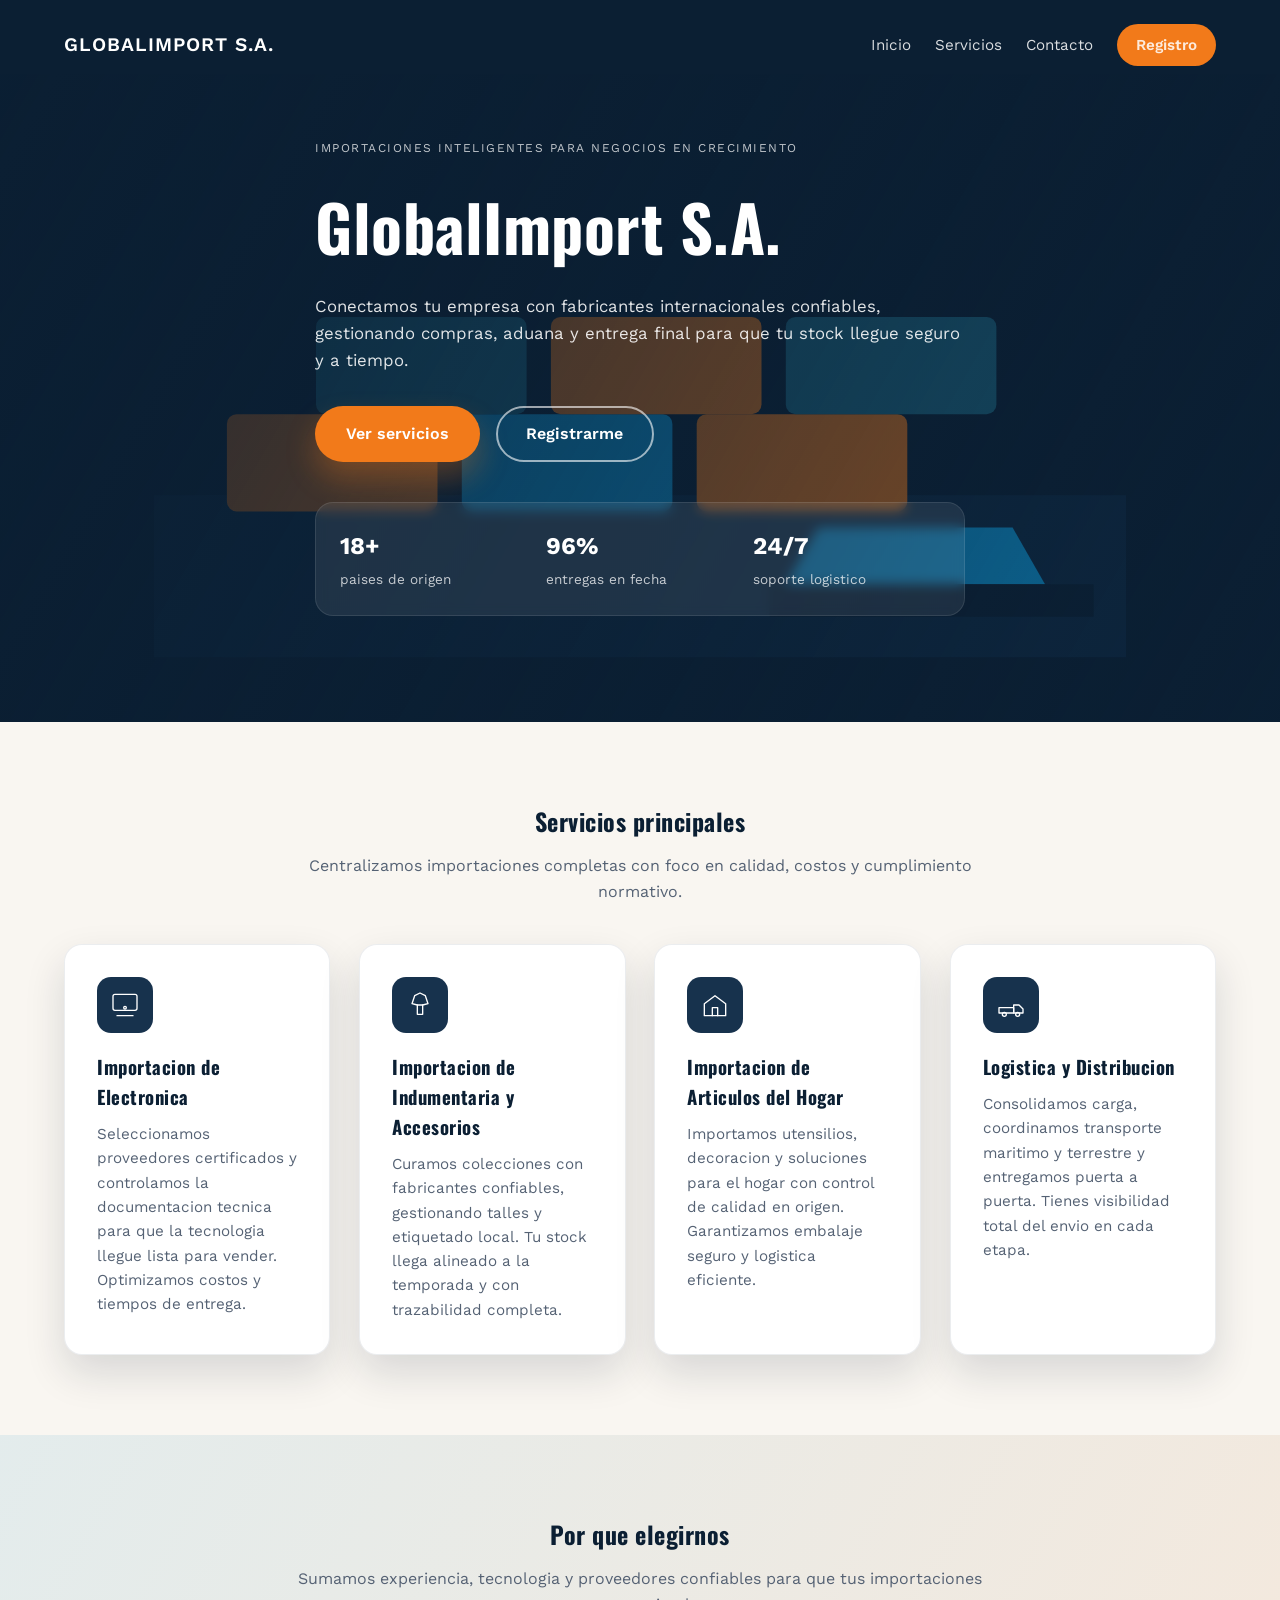
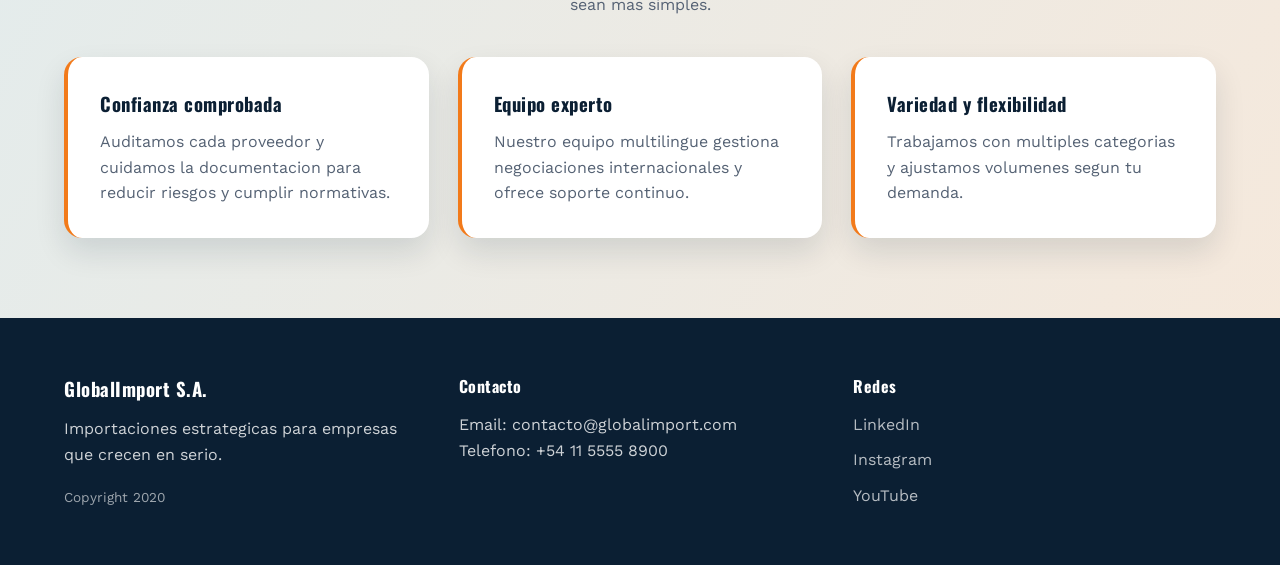
<file: index.html>
<!doctype html>
<html lang="es">
  <head>
    <meta charset="utf-8" />
    <meta name="viewport" content="width=device-width, initial-scale=1" />
    <title>GlobalImport S.A. | Importaciones y logistica</title>
    <link rel="preconnect" href="https://fonts.googleapis.com" />
    <link rel="preconnect" href="https://fonts.gstatic.com" crossorigin />
    <link
      href="https://fonts.googleapis.com/css2?family=Oswald:wght@400;600&family=Work+Sans:wght@300;400;500;600&display=swap"
      rel="stylesheet"
    />
    <link rel="stylesheet" href="style.css" />
  </head>
  <body>
    <header class="site-header" id="inicio">
      <nav class="navbar">
        <a class="brand" href="#inicio">GlobalImport S.A.</a>
        <input type="checkbox" id="nav-toggle" class="nav-toggle" />
        <label for="nav-toggle" class="nav-toggle-label" aria-label="Abrir menu">
          <span></span>
          <span></span>
          <span></span>
        </label>
        <div class="nav-links">
          <a href="#inicio">Inicio</a>
          <a href="#servicios">Servicios</a>
          <a href="#contacto">Contacto</a>
          <a class="nav-cta" href="registro.html">Registro</a>
        </div>
      </nav>
      <section class="hero">
        <svg class="hero-illustration" viewBox="0 0 1200 800" aria-hidden="true">
          <rect width="1200" height="800" fill="#0b1f33" />
          <rect x="0" y="520" width="1200" height="200" fill="#0f2b45" />
          <rect x="90" y="420" width="260" height="120" rx="12" fill="#f27a1a" />
          <rect x="380" y="420" width="260" height="120" rx="12" fill="#0ea5e9" />
          <rect x="670" y="420" width="260" height="120" rx="12" fill="#f27a1a" />
          <rect x="200" y="300" width="260" height="120" rx="12" fill="#1f6f8b" />
          <rect x="490" y="300" width="260" height="120" rx="12" fill="#f27a1a" />
          <rect x="780" y="300" width="260" height="120" rx="12" fill="#1f6f8b" />
          <path d="M820 560h240l40 70H780z" fill="#0ea5e9" />
          <rect x="760" y="630" width="400" height="40" fill="#0b1f33" />
        </svg>
        <div class="hero-content">
          <p class="eyebrow">Importaciones inteligentes para negocios en crecimiento</p>
          <h1>GlobalImport S.A.</h1>
          <p class="hero-lead">
            Conectamos tu empresa con fabricantes internacionales confiables, gestionando
            compras, aduana y entrega final para que tu stock llegue seguro y a tiempo.
          </p>
          <div class="hero-actions">
            <a class="btn primary" href="#servicios">Ver servicios</a>
            <a class="btn ghost" href="registro.html">Registrarme</a>
          </div>
          <div class="hero-stats">
            <div>
              <strong>18+</strong>
              <span>paises de origen</span>
            </div>
            <div>
              <strong>96%</strong>
              <span>entregas en fecha</span>
            </div>
            <div>
              <strong>24/7</strong>
              <span>soporte logistico</span>
            </div>
          </div>
        </div>
      </section>
    </header>

    <main>
      <section class="services" id="servicios">
        <div class="container">
          <div class="section-heading">
            <h2>Servicios principales</h2>
            <p>
              Centralizamos importaciones completas con foco en calidad, costos y cumplimiento
              normativo.
            </p>
          </div>
          <div class="service-grid">
            <article class="service-card">
              <div class="icon">
                <svg viewBox="0 0 48 48" aria-hidden="true">
                  <rect x="6" y="8" width="36" height="24" rx="3" />
                  <circle cx="24" cy="28" r="2" />
                  <path d="M12 40h24" />
                </svg>
              </div>
              <h3>Importacion de Electronica</h3>
              <p>
                Seleccionamos proveedores certificados y controlamos la documentacion tecnica
                para que la tecnologia llegue lista para vender. Optimizamos costos y tiempos
                de entrega.
              </p>
            </article>
            <article class="service-card">
              <div class="icon">
                <svg viewBox="0 0 48 48" aria-hidden="true">
                  <path d="M16 10l8-4 8 4 4 12-8 2v14H20V24l-8-2z" />
                  <path d="M20 24h8" />
                </svg>
              </div>
              <h3>Importacion de Indumentaria y Accesorios</h3>
              <p>
                Curamos colecciones con fabricantes confiables, gestionando talles y
                etiquetado local. Tu stock llega alineado a la temporada y con trazabilidad
                completa.
              </p>
            </article>
            <article class="service-card">
              <div class="icon">
                <svg viewBox="0 0 48 48" aria-hidden="true">
                  <path d="M8 22l16-12 16 12v18H8z" />
                  <path d="M20 40V28h8v12" />
                </svg>
              </div>
              <h3>Importacion de Articulos del Hogar</h3>
              <p>
                Importamos utensilios, decoracion y soluciones para el hogar con control de
                calidad en origen. Garantizamos embalaje seguro y logistica eficiente.
              </p>
            </article>
            <article class="service-card">
              <div class="icon">
                <svg viewBox="0 0 48 48" aria-hidden="true">
                  <path d="M6 28h22v8H6z" />
                  <path d="M28 24h8l6 6v6H28z" />
                  <circle cx="14" cy="38" r="3" />
                  <circle cx="34" cy="38" r="3" />
                </svg>
              </div>
              <h3>Logistica y Distribucion</h3>
              <p>
                Consolidamos carga, coordinamos transporte maritimo y terrestre y entregamos
                puerta a puerta. Tienes visibilidad total del envio en cada etapa.
              </p>
            </article>
          </div>
        </div>
      </section>

      <section class="why-us" id="porque">
        <div class="container">
          <div class="section-heading">
            <h2>Por que elegirnos</h2>
            <p>
              Sumamos experiencia, tecnologia y proveedores confiables para que tus
              importaciones sean mas simples.
            </p>
          </div>
          <div class="why-grid">
            <article class="why-card">
              <h3>Confianza comprobada</h3>
              <p>
                Auditamos cada proveedor y cuidamos la documentacion para reducir riesgos y
                cumplir normativas.
              </p>
            </article>
            <article class="why-card">
              <h3>Equipo experto</h3>
              <p>
                Nuestro equipo multilingue gestiona negociaciones internacionales y ofrece
                soporte continuo.
              </p>
            </article>
            <article class="why-card">
              <h3>Variedad y flexibilidad</h3>
              <p>
                Trabajamos con multiples categorias y ajustamos volumenes segun tu demanda.
              </p>
            </article>
          </div>
        </div>
      </section>
    </main>

    <footer class="footer" id="contacto">
      <div class="container footer-grid">
        <div>
          <h3>GlobalImport S.A.</h3>
          <p>Importaciones estrategicas para empresas que crecen en serio.</p>
          <p class="copyright">Copyright 2020</p>
        </div>
        <div>
          <h4>Contacto</h4>
          <p>Email: contacto@globalimport.com</p>
          <p>Telefono: +54 11 5555 8900</p>
        </div>
        <div>
          <h4>Redes</h4>
          <div class="social-links">
            <a href="#">LinkedIn</a>
            <a href="#">Instagram</a>
            <a href="#">YouTube</a>
          </div>
        </div>
      </div>
    </footer>
  </body>
</html>
</file>
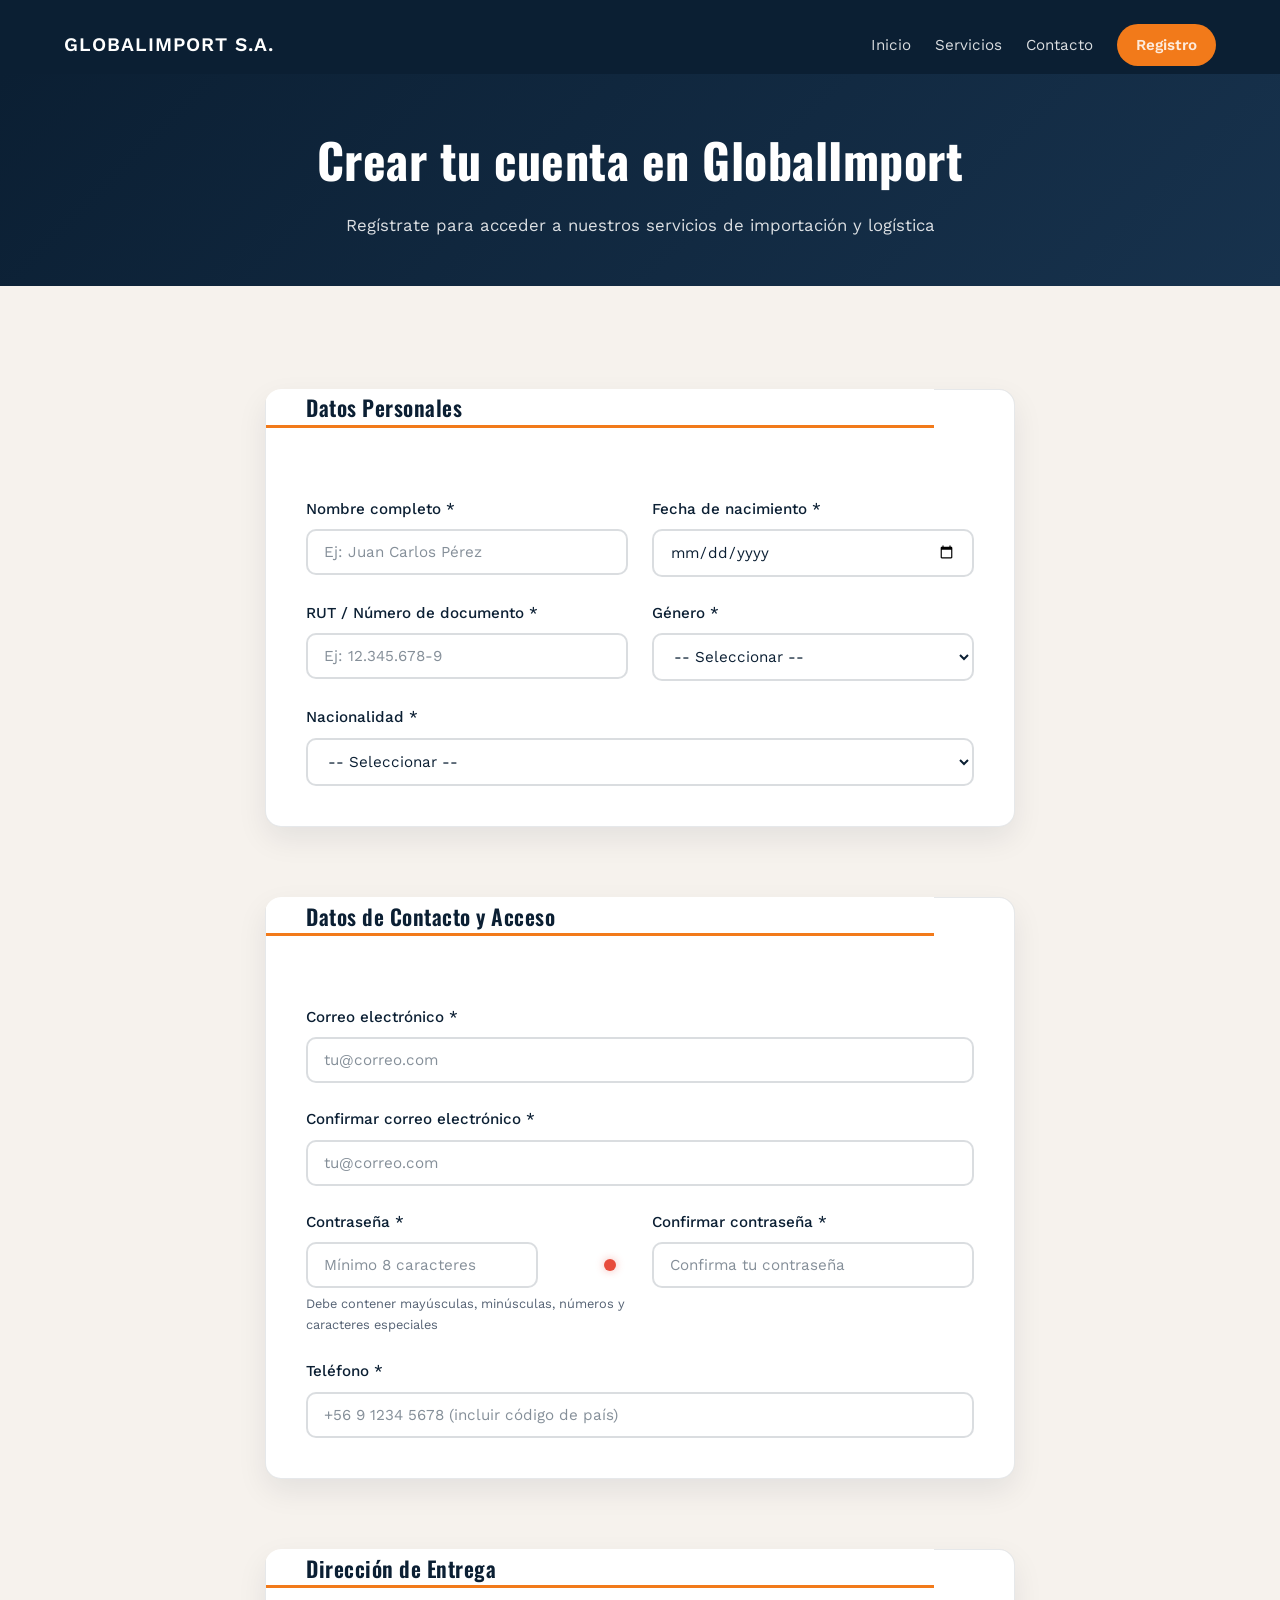
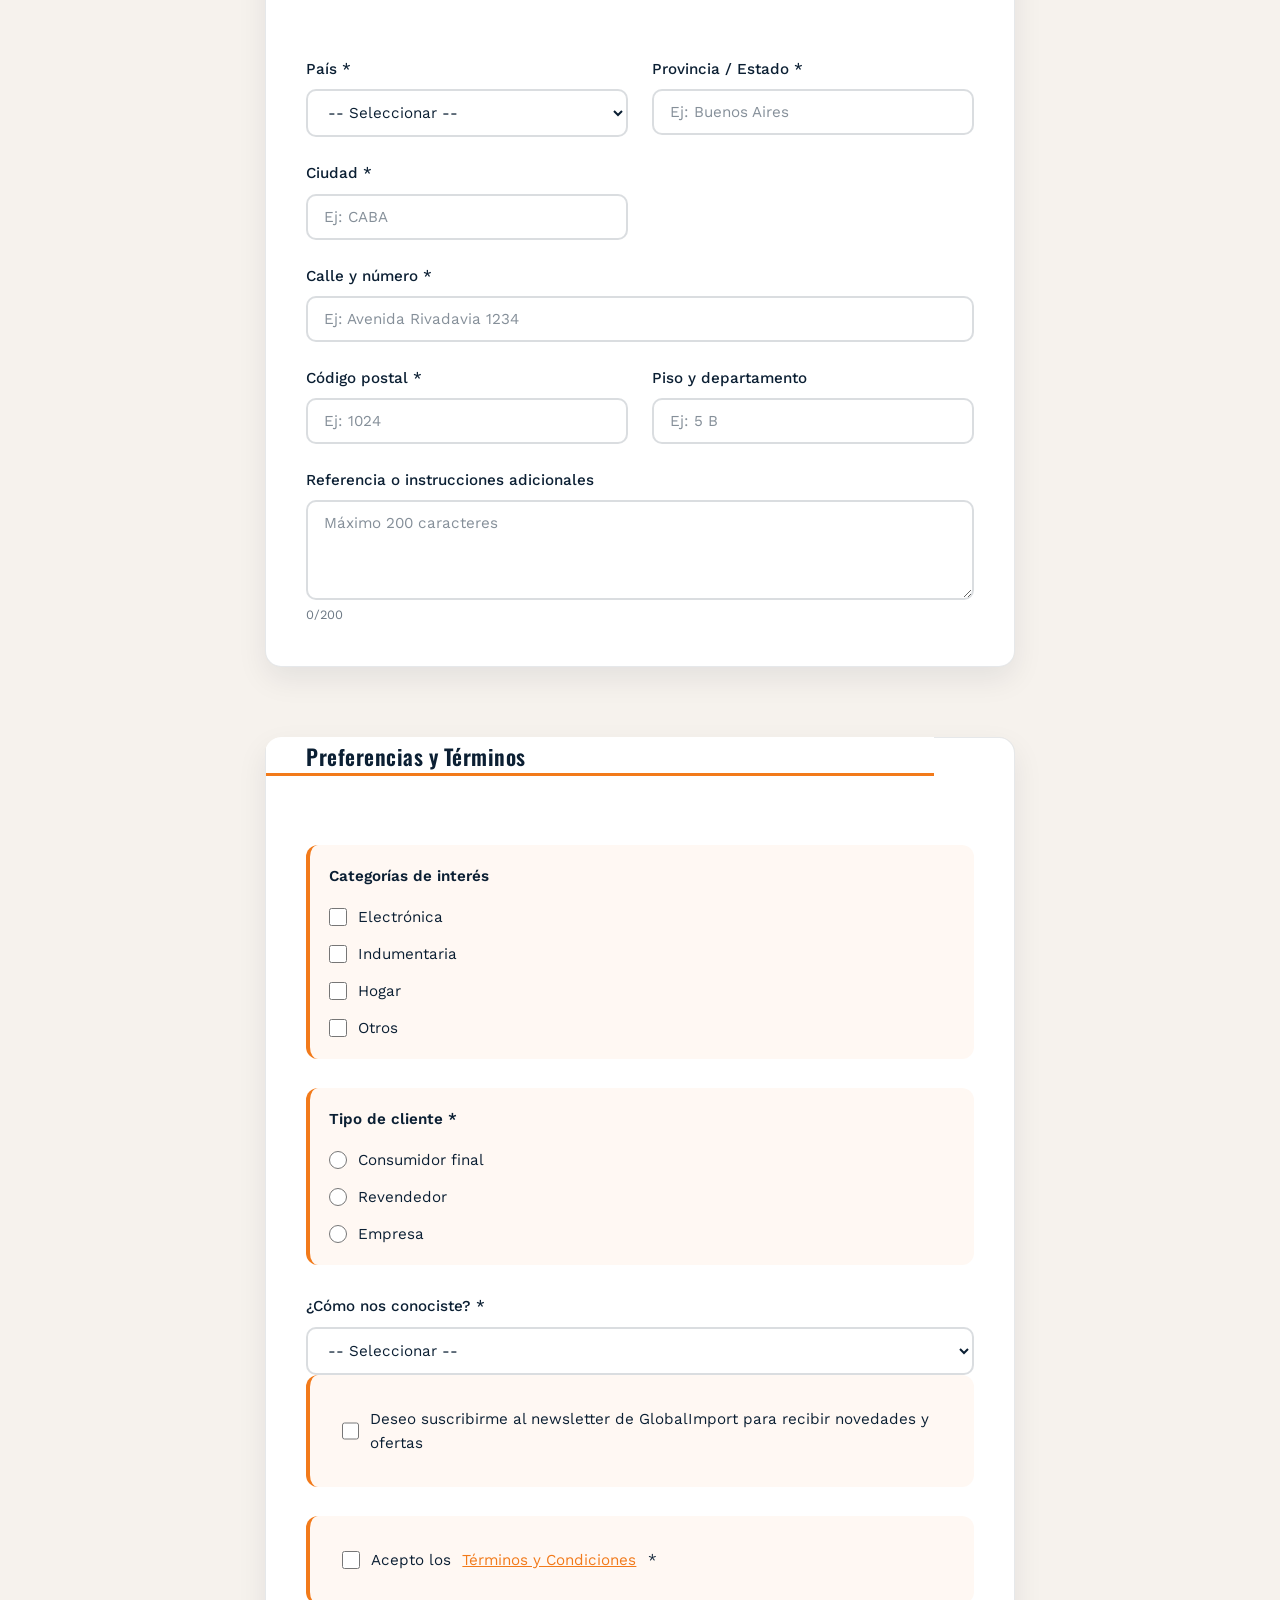
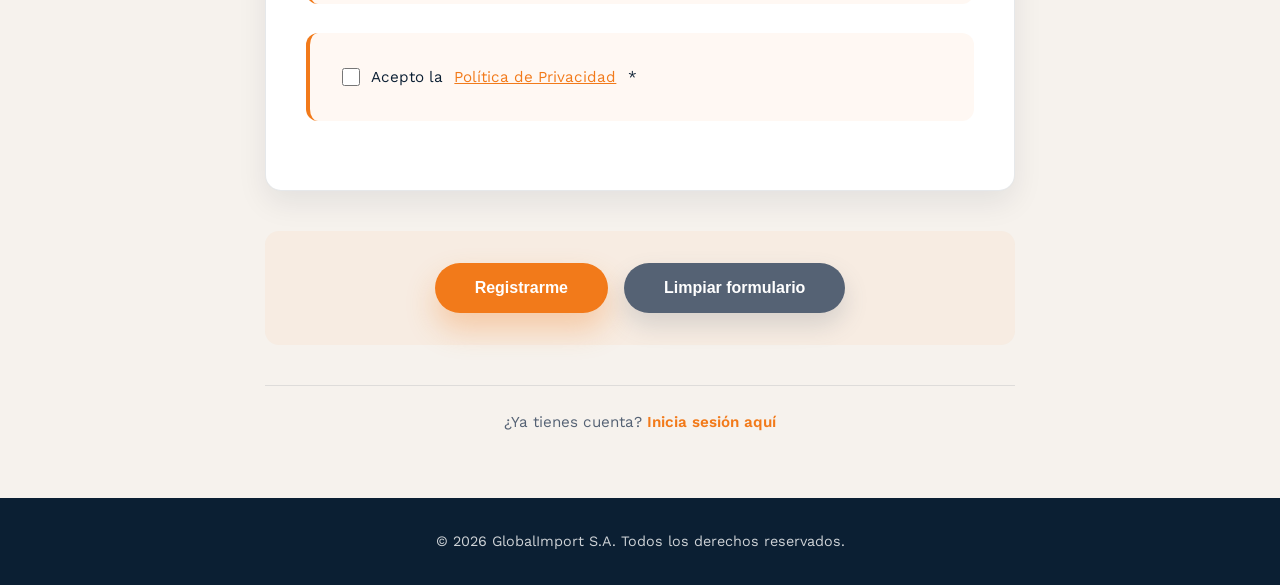
<file: registro.html>
<!doctype html>
<html lang="es">
<head>
  <meta charset="utf-8" />
  <meta name="viewport" content="width=device-width, initial-scale=1" />
  <title>Registro - GlobalImport S.A.</title>
  <link rel="preconnect" href="https://fonts.googleapis.com" />
  <link rel="preconnect" href="https://fonts.gstatic.com" crossorigin />
  <link
    href="https://fonts.googleapis.com/css2?family=Oswald:wght@400;600&family=Work+Sans:wght@300;400;500;600&display=swap"
    rel="stylesheet"
  />
  <link rel="stylesheet" href="style.css" />
</head>
<body>
  <header class="site-header">
    <nav class="navbar">
      <a class="brand" href="index.html">GlobalImport S.A.</a>
      <input type="checkbox" id="nav-toggle" class="nav-toggle" />
      <label for="nav-toggle" class="nav-toggle-label" aria-label="Abrir menu">
        <span></span>
        <span></span>
        <span></span>
      </label>
      <div class="nav-links">
        <a href="index.html#inicio">Inicio</a>
        <a href="index.html#servicios">Servicios</a>
        <a href="index.html#contacto">Contacto</a>
        <a class="nav-cta" href="registro.html">Registro</a>
      </div>
    </nav>
  </header>

  <main class="registro-main">
    <section class="registro-header">
      <div class="container">
        <h1>Crear tu cuenta en GlobalImport</h1>
        <p>Regístrate para acceder a nuestros servicios de importación y logística</p>
      </div>
    </section>

    <section class="registro-section">
      <div class="container">
        <form class="registro-form" id="registroForm" method="POST" action="#">
          <!-- SECCIÓN A: DATOS PERSONALES -->
          <fieldset class="form-section">
            <legend class="section-title">Datos Personales</legend>
            <div class="form-grid">
              <div class="form-group">
                <label for="nombre">Nombre completo *</label>
                <input
                  type="text"
                  id="nombre"
                  name="nombre"
                  placeholder="Ej: Juan Carlos Pérez"
                  required
                />
              </div>

              <div class="form-group">
                <label for="fechaNacimiento">Fecha de nacimiento *</label>
                <input
                  type="date"
                  id="fechaNacimiento"
                  name="fechaNacimiento"
                  required
                />
              </div>

              <div class="form-group">
                <label for="rut">RUT / Número de documento *</label>
                <input
                  type="text"
                  id="rut"
                  name="rut"
                  placeholder="Ej: 12.345.678-9"
                  required
                />
              </div>

              <div class="form-group">
                <label for="genero">Género *</label>
                <select id="genero" name="genero" required>
                  <option value="">-- Seleccionar --</option>
                  <option value="masculino">Masculino</option>
                  <option value="femenino">Femenino</option>
                  <option value="nobinario">No binario</option>
                  <option value="prefiero_no_decir">Prefiero no decir</option>
                </select>
              </div>

              <div class="form-group full-width">
                <label for="nacionalidad">Nacionalidad *</label>
                <select id="nacionalidad" name="nacionalidad" required>
                  <option value="">-- Seleccionar --</option>
                  <option value="argentina">Argentina</option>
                  <option value="chile">Chile</option>
                  <option value="colombia">Colombia</option>
                  <option value="españa">España</option>
                  <option value="mexico">México</option>
                  <option value="perú">Perú</option>
                  <option value="uruguay">Uruguay</option>
                  <option value="venezuela">Venezuela</option>
                  <option value="otra">Otra</option>
                </select>
              </div>
            </div>
          </fieldset>

          <!-- SECCIÓN B: DATOS DE CONTACTO Y ACCESO -->
          <fieldset class="form-section">
            <legend class="section-title">Datos de Contacto y Acceso</legend>
            <div class="form-grid">
              <div class="form-group full-width">
                <label for="email">Correo electrónico *</label>
                <input
                  type="email"
                  id="email"
                  name="email"
                  placeholder="tu@correo.com"
                  required
                />
              </div>

              <div class="form-group full-width">
                <label for="emailConfirm">Confirmar correo electrónico *</label>
                <input
                  type="email"
                  id="emailConfirm"
                  name="emailConfirm"
                  placeholder="tu@correo.com"
                  required
                />
              </div>

              <div class="form-group">
                <label for="password">Contraseña *</label>
                <div class="password-input-wrapper">
                  <input
                    type="password"
                    id="password"
                    name="password"
                    placeholder="Mínimo 8 caracteres"
                    required
                  />
                  <span class="password-strength" id="strengthIndicator"></span>
                </div>
                <small class="password-requirements">
                  Debe contener mayúsculas, minúsculas, números y caracteres especiales
                </small>
              </div>

              <div class="form-group">
                <label for="passwordConfirm">Confirmar contraseña *</label>
                <input
                  type="password"
                  id="passwordConfirm"
                  name="passwordConfirm"
                  placeholder="Confirma tu contraseña"
                  required
                />
              </div>

              <div class="form-group full-width">
                <label for="telefono">Teléfono *</label>
                <input
                  type="tel"
                  id="telefono"
                  name="telefono"
                  placeholder="+56 9 1234 5678 (incluir código de país)"
                  required
                />
              </div>
            </div>
          </fieldset>

          <!-- SECCIÓN C: DIRECCIÓN DE ENTREGA -->
          <fieldset class="form-section">
            <legend class="section-title">Dirección de Entrega</legend>
            <div class="form-grid">
              <div class="form-group">
                <label for="paisEntrega">País *</label>
                <select id="paisEntrega" name="paisEntrega" required>
                  <option value="">-- Seleccionar --</option>
                  <option value="argentina">Argentina</option>
                  <option value="chile">Chile</option>
                  <option value="colombia">Colombia</option>
                  <option value="españa">España</option>
                  <option value="mexico">México</option>
                  <option value="perú">Perú</option>
                  <option value="uruguay">Uruguay</option>
                  <option value="venezuela">Venezuela</option>
                </select>
              </div>

              <div class="form-group">
                <label for="provincia">Provincia / Estado *</label>
                <input
                  type="text"
                  id="provincia"
                  name="provincia"
                  placeholder="Ej: Buenos Aires"
                  required
                />
              </div>

              <div class="form-group">
                <label for="ciudad">Ciudad *</label>
                <input
                  type="text"
                  id="ciudad"
                  name="ciudad"
                  placeholder="Ej: CABA"
                  required
                />
              </div>

              <div class="form-group full-width">
                <label for="calle">Calle y número *</label>
                <input
                  type="text"
                  id="calle"
                  name="calle"
                  placeholder="Ej: Avenida Rivadavia 1234"
                  required
                />
              </div>

              <div class="form-group">
                <label for="codigoPostal">Código postal *</label>
                <input
                  type="text"
                  id="codigoPostal"
                  name="codigoPostal"
                  placeholder="Ej: 1024"
                  required
                />
              </div>

              <div class="form-group">
                <label for="pisoDepto">Piso y departamento</label>
                <input
                  type="text"
                  id="pisoDepto"
                  name="pisoDepto"
                  placeholder="Ej: 5 B"
                />
              </div>

              <div class="form-group full-width">
                <label for="referencia">Referencia o instrucciones adicionales</label>
                <textarea
                  id="referencia"
                  name="referencia"
                  placeholder="Máximo 200 caracteres"
                  maxlength="200"
                  rows="3"
                ></textarea>
                <small id="charCount">0/200</small>
              </div>
            </div>
          </fieldset>

          <!-- SECCIÓN D: PREFERENCIAS Y TÉRMINOS -->
          <fieldset class="form-section">
            <legend class="section-title">Preferencias y Términos</legend>

            <div class="form-group-block">
              <label class="form-label-bold">Categorías de interés</label>
              <div class="checkbox-group">
                <label class="checkbox-label">
                  <input type="checkbox" name="categorias" value="electronica" />
                  Electrónica
                </label>
                <label class="checkbox-label">
                  <input type="checkbox" name="categorias" value="indumentaria" />
                  Indumentaria
                </label>
                <label class="checkbox-label">
                  <input type="checkbox" name="categorias" value="hogar" />
                  Hogar
                </label>
                <label class="checkbox-label">
                  <input type="checkbox" name="categorias" value="otros" />
                  Otros
                </label>
              </div>
            </div>

            <div class="form-group-block">
              <label class="form-label-bold">Tipo de cliente *</label>
              <div class="radio-group">
                <label class="radio-label">
                  <input type="radio" name="tipoCliente" value="consumidor" required />
                  Consumidor final
                </label>
                <label class="radio-label">
                  <input type="radio" name="tipoCliente" value="revendedor" required />
                  Revendedor
                </label>
                <label class="radio-label">
                  <input type="radio" name="tipoCliente" value="empresa" required />
                  Empresa
                </label>
              </div>
            </div>

            <div class="form-group full-width">
              <label for="comoNosConociste">¿Cómo nos conociste? *</label>
              <select id="comoNosConociste" name="comoNosConociste" required>
                <option value="">-- Seleccionar --</option>
                <option value="redes_sociales">Redes sociales</option>
                <option value="recomendacion">Recomendación</option>
                <option value="busqueda_web">Búsqueda web</option>
                <option value="publicidad">Publicidad</option>
                <option value="otro">Otro</option>
              </select>
            </div>

            <div class="form-group-block">
              <label class="checkbox-label large">
                <input type="checkbox" name="newsletter" />
                Deseo suscribirme al newsletter de GlobalImport para recibir novedades y
                ofertas
              </label>
            </div>

            <div class="form-group-block">
              <label class="checkbox-label large required">
                <input type="checkbox" name="terminos" required />
                Acepto los <a href="#" class="link-modal">Términos y Condiciones</a> *
              </label>
            </div>

            <div class="form-group-block">
              <label class="checkbox-label large required">
                <input type="checkbox" name="privacidad" required />
                Acepto la <a href="#" class="link-modal">Política de Privacidad</a> *
              </label>
            </div>
          </fieldset>

          <!-- BOTONES DE ACCIÓN -->
          <div class="form-actions">
            <button type="submit" class="btn btn-primary">Registrarme</button>
            <button type="reset" class="btn btn-secondary">Limpiar formulario</button>
          </div>

          <div class="form-footer">
            <p>
              ¿Ya tienes cuenta?
              <a href="index.html" class="link-login">Inicia sesión aquí</a>
            </p>
          </div>
        </form>
      </div>
    </section>
  </main>

  <footer class="site-footer">
    <div class="container">
      <p>&copy; 2026 GlobalImport S.A. Todos los derechos reservados.</p>
    </div>
  </footer>

  <script src="validaciones.js"></script>
  <script src="registro.js"></script>
</body>
</html>
</file>
<file: style.css>
:root {
  --color-ink: #0b1f33;
  --color-ink-2: #17324d;
  --color-accent: #f27a1a;
  --color-accent-2: #0ea5e9;
  --color-sand: #f6f2ed;
  --color-white: #ffffff;
  --color-muted: #556274;
  --color-line: rgba(11, 31, 51, 0.12);
  --shadow-card: 0 18px 40px rgba(11, 31, 51, 0.14);
  --shadow-card-hover: 0 28px 50px rgba(11, 31, 51, 0.22);
}

* {
  box-sizing: border-box;
  margin: 0;
  padding: 0;
}

html {
  scroll-behavior: smooth;
}

body {
  font-family: "Work Sans", "Segoe UI", sans-serif;
  color: var(--color-ink);
  background: var(--color-sand);
  line-height: 1.6;
  position: relative;
  overflow-x: hidden;
}

body::before,
body::after {
  content: "";
  position: fixed;
  pointer-events: none;
  z-index: -2;
}

body::before {
  width: 560px;
  height: 560px;
  right: -180px;
  top: -140px;
  background: radial-gradient(circle, rgba(14, 165, 233, 0.25), transparent 70%);
}

body::after {
  width: 480px;
  height: 480px;
  left: -140px;
  bottom: -140px;
  background: radial-gradient(circle, rgba(242, 122, 26, 0.25), transparent 70%);
}

h1,
h2,
h3,
h4 {
  font-family: "Oswald", "Arial Narrow", sans-serif;
  letter-spacing: 0.5px;
}

a {
  color: inherit;
  text-decoration: none;
}

img {
  max-width: 100%;
  display: block;
}

.container {
  max-width: 1200px;
  margin: 0 auto;
  padding: 0 1.5rem;
}

.site-header {
  background: var(--color-ink);
  color: var(--color-white);
}

.navbar {
  display: flex;
  align-items: center;
  justify-content: space-between;
  gap: 1.5rem;
  max-width: 1200px;
  margin: 0 auto;
  padding: 1.5rem 1.5rem 0.5rem;
  position: relative;
  z-index: 5;
}

.brand {
  font-size: 1.2rem;
  text-transform: uppercase;
  letter-spacing: 1px;
  font-weight: 600;
}

.nav-links {
  display: flex;
  align-items: center;
  gap: 1.5rem;
  font-size: 0.95rem;
}

.nav-links a {
  color: rgba(255, 255, 255, 0.85);
  transition: color 0.2s ease;
}

.nav-links a:hover {
  color: var(--color-white);
}

.nav-cta {
  padding: 0.55rem 1.2rem;
  border-radius: 999px;
  background: var(--color-accent);
  color: var(--color-white);
  font-weight: 600;
}

.nav-toggle {
  display: none;
}

.nav-toggle-label {
  display: none;
  flex-direction: column;
  gap: 6px;
  cursor: pointer;
}

.nav-toggle-label span {
  width: 26px;
  height: 2px;
  background: var(--color-white);
  border-radius: 999px;
}

.hero {
  position: relative;
  width: 100%;
  min-height: 72vh;
  display: flex;
  align-items: center;
  padding: 2.5rem 1.5rem 5rem;
  overflow: hidden;
}

.hero::after {
  content: "";
  position: absolute;
  inset: 0;
  background: linear-gradient(120deg, rgba(11, 31, 51, 0.92), rgba(11, 31, 51, 0.6) 55%, rgba(11, 31, 51, 0.3));
  z-index: 1;
}

.hero-illustration {
  position: absolute;
  inset: 0;
  width: 100%;
  height: 100%;
  z-index: 0;
  opacity: 0.8;
}

.hero-content {
  position: relative;
  z-index: 2;
  max-width: 650px;
  margin-left: auto;
  margin-right: auto;
  text-align: left;
  animation: fadeIn 0.8s ease;
}

.eyebrow {
  text-transform: uppercase;
  letter-spacing: 1.5px;
  font-size: 0.75rem;
  color: rgba(255, 255, 255, 0.75);
  margin-bottom: 1rem;
}

.hero h1 {
  font-size: clamp(2.8rem, 5vw, 4.8rem);
  margin-bottom: 1rem;
}

.hero-lead {
  font-size: 1.05rem;
  color: rgba(255, 255, 255, 0.88);
  margin-bottom: 2rem;
}

.hero-actions {
  display: flex;
  flex-wrap: wrap;
  gap: 1rem;
  margin-bottom: 2.5rem;
}

.btn {
  padding: 0.85rem 1.8rem;
  border-radius: 999px;
  font-weight: 600;
  border: 2px solid transparent;
  transition: transform 0.2s ease, box-shadow 0.2s ease;
}

.btn.primary {
  background: var(--color-accent);
  color: var(--color-white);
  box-shadow: 0 16px 30px rgba(242, 122, 26, 0.3);
}

.btn.ghost {
  border-color: rgba(255, 255, 255, 0.6);
  color: var(--color-white);
}

.btn:hover {
  transform: translateY(-2px);
}

.hero-stats {
  display: grid;
  grid-template-columns: repeat(auto-fit, minmax(140px, 1fr));
  gap: 1.2rem;
  padding: 1.5rem;
  border-radius: 18px;
  background: rgba(255, 255, 255, 0.08);
  border: 1px solid rgba(255, 255, 255, 0.1);
  backdrop-filter: blur(6px);
}

.hero-stats strong {
  display: block;
  font-size: 1.5rem;
}

.hero-stats span {
  font-size: 0.85rem;
  color: rgba(255, 255, 255, 0.75);
}

main section {
  padding: 5rem 0;
}

.section-heading {
  text-align: center;
  max-width: 720px;
  margin: 0 auto 2.5rem;
}

.section-heading p {
  color: var(--color-muted);
  margin-top: 0.8rem;
}

.services {
  background: #f9f6f1;
}

.service-grid {
  display: grid;
  grid-template-columns: repeat(auto-fit, minmax(240px, 1fr));
  gap: 1.8rem;
}

.service-card {
  background: var(--color-white);
  padding: 2rem;
  border-radius: 18px;
  box-shadow: var(--shadow-card);
  border: 1px solid rgba(11, 31, 51, 0.08);
  transition: transform 0.25s ease, box-shadow 0.25s ease;
  animation: fadeUp 0.7s ease forwards;
  opacity: 0;
}

.service-card:nth-child(1) {
  animation-delay: 0.1s;
}

.service-card:nth-child(2) {
  animation-delay: 0.2s;
}

.service-card:nth-child(3) {
  animation-delay: 0.3s;
}

.service-card:nth-child(4) {
  animation-delay: 0.4s;
}

.service-card:hover {
  transform: translateY(-6px);
  box-shadow: var(--shadow-card-hover);
}

.service-card h3 {
  margin-bottom: 0.6rem;
}

.service-card p {
  color: var(--color-muted);
  font-size: 0.95rem;
}

.icon {
  width: 56px;
  height: 56px;
  border-radius: 14px;
  background: var(--color-ink-2);
  color: var(--color-white);
  display: flex;
  align-items: center;
  justify-content: center;
  margin-bottom: 1.2rem;
}

.icon svg {
  width: 32px;
  height: 32px;
  fill: none;
  stroke: currentColor;
  stroke-width: 2;
  stroke-linecap: round;
  stroke-linejoin: round;
}

.why-us {
  background: linear-gradient(120deg, rgba(14, 165, 233, 0.08), rgba(242, 122, 26, 0.08));
}

.why-grid {
  display: grid;
  grid-template-columns: repeat(auto-fit, minmax(240px, 1fr));
  gap: 1.8rem;
}

.why-card {
  background: var(--color-white);
  border-radius: 18px;
  padding: 2rem;
  border-left: 4px solid var(--color-accent);
  box-shadow: 0 14px 30px rgba(11, 31, 51, 0.12);
  animation: fadeUp 0.7s ease forwards;
  opacity: 0;
}

.why-card:nth-child(1) {
  animation-delay: 0.15s;
}

.why-card:nth-child(2) {
  animation-delay: 0.3s;
}

.why-card:nth-child(3) {
  animation-delay: 0.45s;
}

.why-card p {
  color: var(--color-muted);
  margin-top: 0.6rem;
}

.footer {
  background: var(--color-ink);
  color: rgba(255, 255, 255, 0.8);
  padding: 3.5rem 0;
}

.footer-grid {
  display: grid;
  grid-template-columns: repeat(auto-fit, minmax(200px, 1fr));
  gap: 2rem;
}

.footer h3,
.footer h4 {
  color: var(--color-white);
  margin-bottom: 0.8rem;
}

.social-links {
  display: flex;
  flex-direction: column;
  gap: 0.6rem;
}

.social-links a {
  color: rgba(255, 255, 255, 0.7);
}

.copyright {
  margin-top: 1.2rem;
  font-size: 0.85rem;
  color: rgba(255, 255, 255, 0.6);
}

@media (max-width: 900px) {
  .navbar {
    padding-bottom: 1.2rem;
  }

  .nav-toggle-label {
    display: flex;
  }

  .nav-links {
    position: absolute;
    top: 100%;
    left: 1.5rem;
    right: 1.5rem;
    background: rgba(11, 31, 51, 0.98);
    border-radius: 16px;
    flex-direction: column;
    align-items: flex-start;
    padding: 1rem 1.2rem;
    gap: 1rem;
    max-height: 0;
    overflow: hidden;
    transition: max-height 0.25s ease;
  }

  .nav-toggle:checked ~ .nav-links {
    max-height: 260px;
  }

  .hero {
    min-height: 75vh;
  }

  .hero-content {
    text-align: left;
  }
}

@media (max-width: 600px) {
  .hero-actions {
    flex-direction: column;
    align-items: stretch;
  }

  .hero-stats {
    grid-template-columns: 1fr;
  }
}

@keyframes fadeIn {
  from {
    opacity: 0;
    transform: translateY(14px);
  }
  to {
    opacity: 1;
    transform: translateY(0);
  }
}

@keyframes fadeUp {
  from {
    opacity: 0;
    transform: translateY(20px);
  }
  to {
    opacity: 1;
    transform: translateY(0);
  }
}

/* ===== PÁGINA DE REGISTRO ===== */

.registro-main {
  min-height: calc(100vh - 60px);
}

.registro-header {
  background: linear-gradient(135deg, var(--color-ink) 0%, var(--color-ink-2) 100%);
  color: var(--color-white);
  padding: 3rem 1.5rem;
  text-align: center;
}

.registro-header h1 {
  font-size: clamp(2rem, 4vw, 3rem);
  margin-bottom: 0.8rem;
}

.registro-header p {
  font-size: 1.05rem;
  color: rgba(255, 255, 255, 0.85);
}

.registro-section {
  padding: 4rem 1.5rem;
  background: var(--color-sand);
}

.registro-form {
  max-width: 750px;
  margin: 0 auto;
  animation: fadeIn 0.6s ease;
}

.form-section {
  background: var(--color-white);
  border: 1px solid rgba(11, 31, 51, 0.1);
  border-radius: 16px;
  padding: 2.5rem;
  margin-bottom: 2rem;
  box-shadow: 0 12px 30px rgba(11, 31, 51, 0.08);
}

.form-section legend {
  display: block;
  width: 100%;
  padding: 0;
  margin: -2.5rem -2.5rem 1.8rem -2.5rem;
  padding-left: 2.5rem;
  padding-right: 2.5rem;
  padding-top: 2.5rem;
}

.section-title {
  display: block;
  font-size: 1.35rem;
  font-weight: 600;
  color: var(--color-ink);
  margin: 0;
  padding-bottom: 1rem;
  border-bottom: 3px solid var(--color-accent);
  font-family: "Oswald", sans-serif;
  letter-spacing: 0.5px;
}

.form-grid {
  display: grid;
  grid-template-columns: repeat(2, 1fr);
  gap: 1.5rem;
}

.form-group {
  display: flex;
  flex-direction: column;
}

.form-group.full-width {
  grid-column: 1 / -1;
}

.form-group label {
  font-weight: 500;
  margin-bottom: 0.5rem;
  color: var(--color-ink);
  font-size: 0.95rem;
  display: flex;
  align-items: center;
  gap: 0.3rem;
}

.form-group label::after {
  content: attr(data-required);
  color: var(--color-accent);
  font-weight: 600;
  font-size: 1.1em;
}

.form-group input[type="text"],
.form-group input[type="email"],
.form-group input[type="tel"],
.form-group input[type="date"],
.form-group input[type="password"],
.form-group select,
.form-group textarea {
  padding: 0.75rem 1rem;
  border: 2px solid rgba(11, 31, 51, 0.15);
  border-radius: 10px;
  font-family: inherit;
  font-size: 0.95rem;
  color: var(--color-ink);
  background: var(--color-white);
  transition: border-color 0.25s ease, box-shadow 0.25s ease;
}

.form-group input[type="text"]:focus,
.form-group input[type="email"]:focus,
.form-group input[type="tel"]:focus,
.form-group input[type="date"]:focus,
.form-group input[type="password"]:focus,
.form-group select:focus,
.form-group textarea:focus {
  outline: none;
  border-color: var(--color-accent);
  box-shadow: 0 0 0 4px rgba(242, 122, 26, 0.1);
}

/* Estados de error */
.form-group.error input[type="text"],
.form-group.error input[type="email"],
.form-group.error input[type="tel"],
.form-group.error input[type="date"],
.form-group.error input[type="password"],
.form-group.error select,
.form-group.error textarea {
  border-color: #e74c3c;
  background: #fff5f5;
}

.form-group.error input[type="text"]:focus,
.form-group.error input[type="email"]:focus,
.form-group.error input[type="tel"]:focus,
.form-group.error input[type="date"]:focus,
.form-group.error input[type="password"]:focus,
.form-group.error select:focus,
.form-group.error textarea:focus {
  border-color: #c0392b;
  box-shadow: 0 0 0 4px rgba(231, 76, 60, 0.15);
}

.form-group.error .error-text {
  display: block;
  color: #e74c3c;
  font-size: 0.8rem;
  margin-top: 0.3rem;
  font-weight: 500;
}

.form-group input::placeholder,
.form-group textarea::placeholder {
  color: rgba(11, 31, 51, 0.5);
}

.form-group input::placeholder:focus {
  color: rgba(11, 31, 51, 0.3);
}

.form-group textarea {
  resize: vertical;
  min-height: 100px;
}

.password-input-wrapper {
  position: relative;
  display: flex;
  align-items: center;
}

.password-strength {
  position: absolute;
  right: 12px;
  width: 12px;
  height: 12px;
  border-radius: 50%;
  background: #ccc;
  pointer-events: none;
  transition: background 0.3s ease;
}

.password-strength.weak {
  background: #e74c3c;
  box-shadow: 0 0 8px rgba(231, 76, 60, 0.4);
}

.password-strength.medium {
  background: #f39c12;
  box-shadow: 0 0 8px rgba(243, 156, 18, 0.4);
}

.password-strength.strong {
  background: #27ae60;
  box-shadow: 0 0 8px rgba(39, 174, 96, 0.4);
}

.password-requirements {
  display: block;
  margin-top: 0.4rem;
  font-size: 0.8rem;
  color: var(--color-muted);
}

#charCount {
  display: block;
  margin-top: 0.3rem;
  font-size: 0.8rem;
  color: rgba(11, 31, 51, 0.6);
  transition: color 0.2s ease;
}

/* Icono de error */
.error-icon {
  position: absolute;
  right: 12px;
  top: 50%;
  transform: translateY(-50%);
  font-size: 1.2rem;
  animation: shake 0.3s ease;
}

@keyframes shake {
  0%, 100% {
    transform: translateY(-50%) translateX(0);
  }
  25% {
    transform: translateY(-50%) translateX(-5px);
  }
  75% {
    transform: translateY(-50%) translateX(5px);
  }
}

/* Contenedor de errores mejorado */
.error-container {
  background: linear-gradient(135deg, #fee 0%, #fef5f5 100%);
  border: 2px solid #e74c3c;
  border-radius: 12px;
  padding: 1.5rem;
  margin-bottom: 2rem;
  box-shadow: 0 4px 12px rgba(231, 76, 60, 0.15);
  animation: slideDown 0.4s ease;
}

.error-container.visible {
  display: block;
}

@keyframes slideDown {
  from {
    opacity: 0;
    transform: translateY(-20px);
  }
  to {
    opacity: 1;
    transform: translateY(0);
  }
}

.error-message {
  color: #c0392b;
}

.error-message strong {
  display: flex;
  align-items: center;
  gap: 0.5rem;
  margin-bottom: 0.8rem;
  font-size: 1rem;
}

.error-message strong::before {
  content: "⚠️";
  font-size: 1.2rem;
}

.error-message ul {
  list-style: none;
  padding-left: 0;
  margin: 0;
}

.error-message li {
  padding: 0.4rem 0;
  padding-left: 1.8rem;
  position: relative;
  font-size: 0.95rem;
}

.error-message li::before {
  content: "✗";
  position: absolute;
  left: 0;
  font-weight: bold;
  color: #e74c3c;
}

/* Estilos de error para campos */
.form-group.error,
.form-group-block.error {
  position: relative;
}

.error-text {
  display: block;
  color: #e74c3c;
  font-size: 0.8rem;
  margin-top: 0.3rem;
  font-weight: 500;
  animation: fadeIn 0.3s ease;
}

.form-group-block {
  margin-bottom: 1.8rem;
  padding: 1.2rem;
  background: rgba(242, 122, 26, 0.05);
  border-radius: 12px;
  border-left: 4px solid var(--color-accent);
}

.form-label-bold {
  display: block;
  font-weight: 600;
  color: var(--color-ink);
  margin-bottom: 1rem;
  font-size: 0.95rem;
}

.form-label-bold.required::after {
  content: " *";
  color: var(--color-accent);
}

.checkbox-group,
.radio-group {
  display: flex;
  flex-direction: column;
  gap: 0.8rem;
}

.checkbox-label,
.radio-label {
  display: flex;
  align-items: center;
  gap: 0.7rem;
  cursor: pointer;
  font-size: 0.95rem;
  color: var(--color-ink);
  transition: color 0.2s ease;
}

.checkbox-label:hover,
.radio-label:hover {
  color: var(--color-accent);
}

.checkbox-label.large {
  font-size: 0.95rem;
  padding: 0.8rem;
}

.checkbox-label.large.required {
  color: var(--color-ink);
}

.checkbox-label input[type="checkbox"],
.radio-label input[type="radio"] {
  cursor: pointer;
  width: 18px;
  height: 18px;
  accent-color: var(--color-accent);
}

.checkbox-label input[type="checkbox"] {
  border-radius: 4px;
}

.checkbox-label a.link-modal,
.radio-label a.link-modal {
  color: var(--color-accent);
  text-decoration: underline;
  transition: opacity 0.2s ease;
}

.checkbox-label a.link-modal:hover,
.radio-label a.link-modal:hover {
  opacity: 0.8;
}

.form-actions {
  display: flex;
  flex-wrap: wrap;
  gap: 1rem;
  justify-content: center;
  margin-top: 2.5rem;
  padding: 2rem;
  background: rgba(242, 122, 26, 0.05);
  border-radius: 14px;
}

.btn-primary {
  background: var(--color-accent);
  color: var(--color-white);
  padding: 1rem 2.5rem;
  font-size: 1rem;
  border: none;
  cursor: pointer;
  box-shadow: 0 16px 30px rgba(242, 122, 26, 0.3);
}

.btn-primary:hover {
  transform: translateY(-3px);
  box-shadow: 0 20px 40px rgba(242, 122, 26, 0.4);
}

.btn-secondary {
  background: var(--color-muted);
  color: var(--color-white);
  padding: 1rem 2.5rem;
  font-size: 1rem;
  border: none;
  cursor: pointer;
  box-shadow: 0 12px 25px rgba(85, 98, 116, 0.2);
}

.btn-secondary:hover {
  transform: translateY(-3px);
  box-shadow: 0 16px 35px rgba(85, 98, 116, 0.3);
}

.form-footer {
  text-align: center;
  margin-top: 2.5rem;
  padding-top: 1.5rem;
  border-top: 1px solid rgba(11, 31, 51, 0.1);
  color: var(--color-muted);
  font-size: 0.95rem;
}

.form-footer p {
  margin: 0;
}

.link-login {
  color: var(--color-accent);
  font-weight: 600;
  text-decoration: none;
  transition: opacity 0.2s ease;
}

.link-login:hover {
  opacity: 0.8;
  text-decoration: underline;
}

.site-footer {
  background: var(--color-ink);
  color: rgba(255, 255, 255, 0.8);
  padding: 2rem 1.5rem;
  text-align: center;
  font-size: 0.9rem;
}

/* Estados visuales de validación - Clases campo-error y campo-ok */
.form-group.campo-error,
.form-group-block.campo-error {
  position: relative;
}

.form-group.campo-error input,
.form-group.campo-error select,
.form-group.campo-error textarea,
.form-group-block.campo-error input,
.form-group-block.campo-error select,
.form-group-block.campo-error textarea {
  border-color: #e74c3c !important;
  background-color: #fff5f5;
  animation: shake 0.3s ease;
}

.form-group.campo-ok input,
.form-group.campo-ok select,
.form-group.campo-ok textarea,
.form-group-block.campo-ok input,
.form-group-block.campo-ok select,
.form-group-block.campo-ok textarea {
  border-color: #27ae60 !important;
  background-color: #f5fff7;
}

@keyframes shake {
  0%, 100% { transform: translateX(0); }
  25% { transform: translateX(-5px); }
  75% { transform: translateX(5px); }
}

.form-group.campo-error::after,
.form-group-block.campo-error::after {
  content: "⚠️";
  position: absolute;
  right: 12px;
  top: 38px;
  font-size: 1.2rem;
}

.form-group.campo-ok::after,
.form-group-block.campo-ok::after {
  content: "✓";
  position: absolute;
  right: 12px;
  top: 38px;
  color: #27ae60;
  font-size: 1.2rem;
  font-weight: bold;
}

/* Modal de éxito */
.success-overlay {
  position: fixed;
  inset: 0;
  background: rgba(11, 31, 51, 0.8);
  display: flex;
  align-items: center;
  justify-content: center;
  z-index: 1000;
  padding: 1.5rem;
  backdrop-filter: blur(4px);
  animation: fadeIn 0.4s ease;
}

.success-modal {
  background: var(--color-white);
  border-radius: 20px;
  padding: 3rem;
  max-width: 500px;
  text-align: center;
  box-shadow: 0 20px 60px rgba(11, 31, 51, 0.3);
  animation: slideUp 0.5s ease;
}

@keyframes slideUp {
  from {
    opacity: 0;
    transform: translateY(30px);
  }
  to {
    opacity: 1;
    transform: translateY(0);
  }
}

.success-icon {
  width: 80px;
  height: 80px;
  margin: 0 auto 1.5rem;
  background: linear-gradient(135deg, #27ae60 0%, #229954 100%);
  border-radius: 50%;
  display: flex;
  align-items: center;
  justify-content: center;
  font-size: 3rem;
  color: var(--color-white);
  box-shadow: 0 10px 25px rgba(39, 174, 96, 0.3);
  animation: scaleIn 0.6s ease;
}

@keyframes scaleIn {
  from {
    transform: scale(0);
  }
  to {
    transform: scale(1);
  }
}

.success-modal h2 {
  font-size: 2rem;
  color: var(--color-ink);
  margin-bottom: 0.5rem;
}

.success-nombre {
  font-size: 1.1rem;
  color: var(--color-accent);
  margin-bottom: 1rem;
}

.success-nombre strong {
  color: var(--color-ink);
  font-weight: 600;
}

.success-text {
  color: var(--color-muted);
  margin-bottom: 2rem;
  line-height: 1.6;
}

.success-btn {
  display: inline-block;
  margin-top: 1rem;
  padding: 0.9rem 2rem !important;
}

.success-btn:hover {
  transform: translateY(-2px) !important;
  box-shadow: 0 20px 40px rgba(242, 122, 26, 0.4) !important;
}

@media (max-width: 600px) {
  .success-modal {
    padding: 2rem;
  }

  .success-icon {
    width: 60px;
    height: 60px;
    font-size: 2rem;
  }

  .success-modal h2 {
    font-size: 1.5rem;
  }
}

/* Media Queries for Responsive Design */
@media (max-width: 768px) {
  .form-grid {
    grid-template-columns: 1fr;
  }

  .form-section {
    padding: 1.8rem;
  }

  .form-section legend {
    margin: -1.8rem -1.8rem 1.2rem -1.8rem;
    padding-left: 1.8rem;
    padding-right: 1.8rem;
    padding-top: 1.8rem;
  }

  .section-title {
    font-size: 1.15rem;
  }

  .form-actions {
    flex-direction: column;
    align-items: stretch;
  }

  .btn-primary,
  .btn-secondary {
    width: 100%;
  }

  .checkbox-group,
  .radio-group {
    gap: 0.6rem;
  }

  .registro-header h1 {
    font-size: 1.8rem;
  }
}

@media (max-width: 480px) {
  .registro-section {
    padding: 2rem 1rem;
  }

  .form-section {
    padding: 1.2rem;
    margin-bottom: 1.5rem;
  }

  .form-section legend {
    margin: -1.2rem -1.2rem 1rem -1.2rem;
    padding-left: 1.2rem;
    padding-right: 1.2rem;
    padding-top: 1.2rem;
  }

  .section-title {
    font-size: 1rem;
  }

  .form-group label {
    font-size: 0.9rem;
  }

  .form-group input,
  .form-group select,
  .form-group textarea {
    font-size: 16px;
  }

  .registro-header {
    padding: 2rem 1rem;
  }

  .registro-header h1 {
    font-size: 1.5rem;
  }

  .registro-header p {
    font-size: 0.95rem;
  }
}

@media (prefers-reduced-motion: reduce) {
  * {
    animation: none !important;
    transition: none !important;
  }
}
</file>
